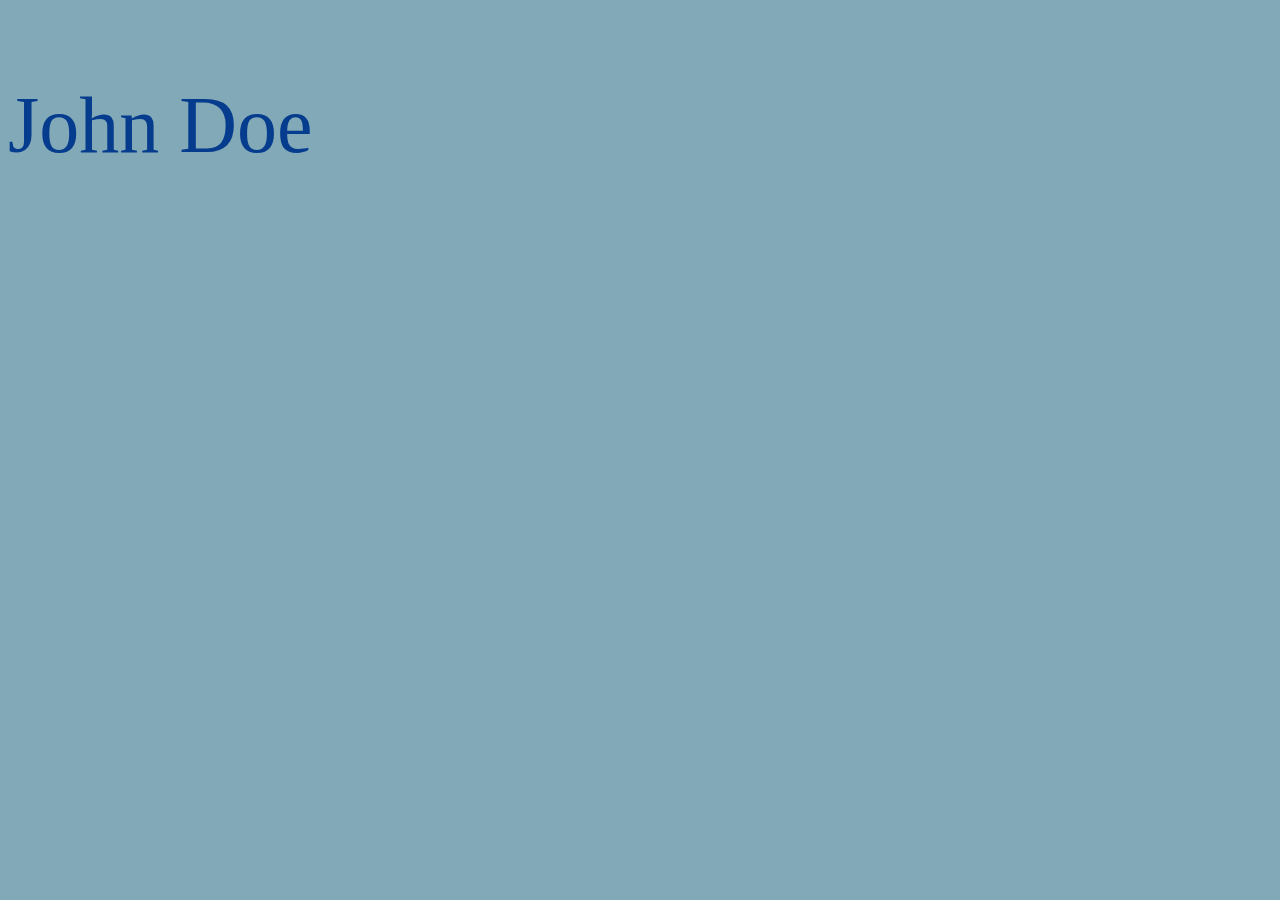
<file: JV/index.html>
<!DOCTYPE html>
<html>

<body style="background-color: rgb(129, 169, 184); color: rgb(6, 60, 141);">

    <p id="demo" style="font-size: 80px;"></p>

    <script src="aaa.js"></script>

</body>

</html>
</file>
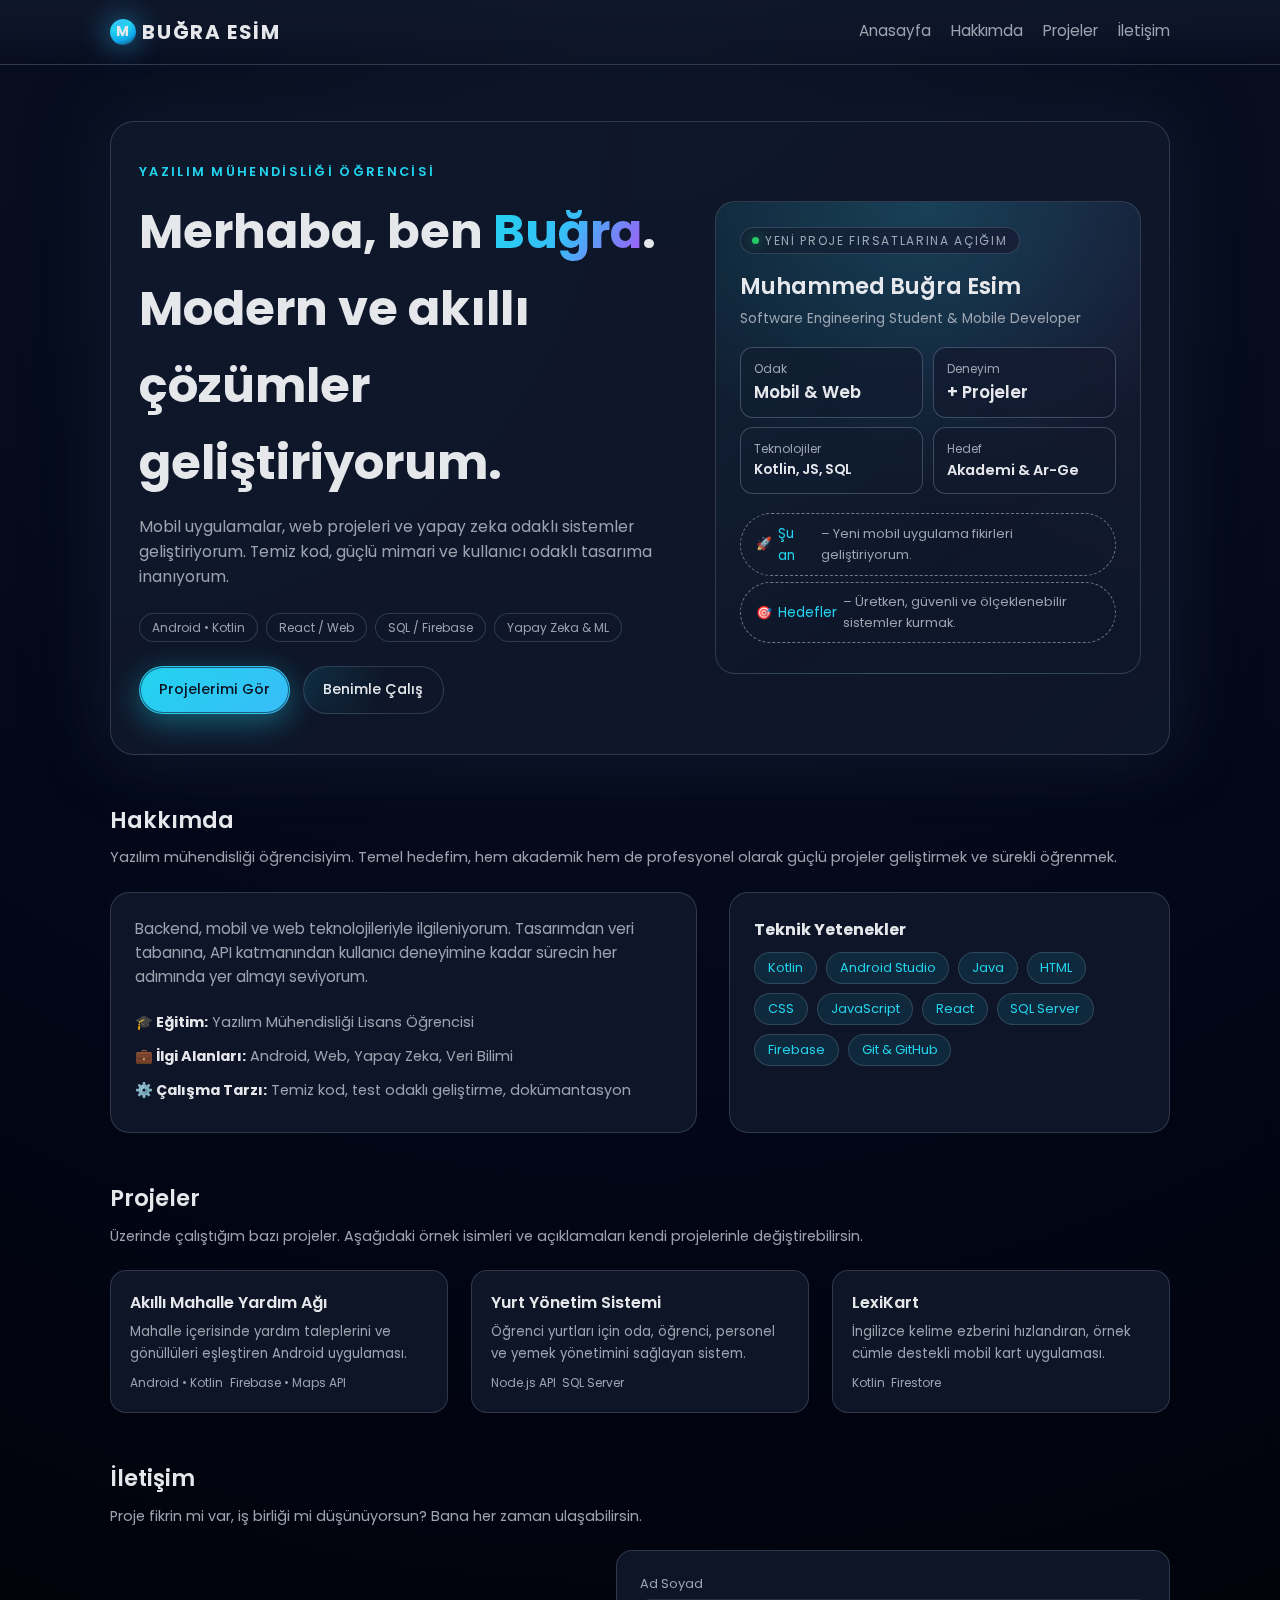
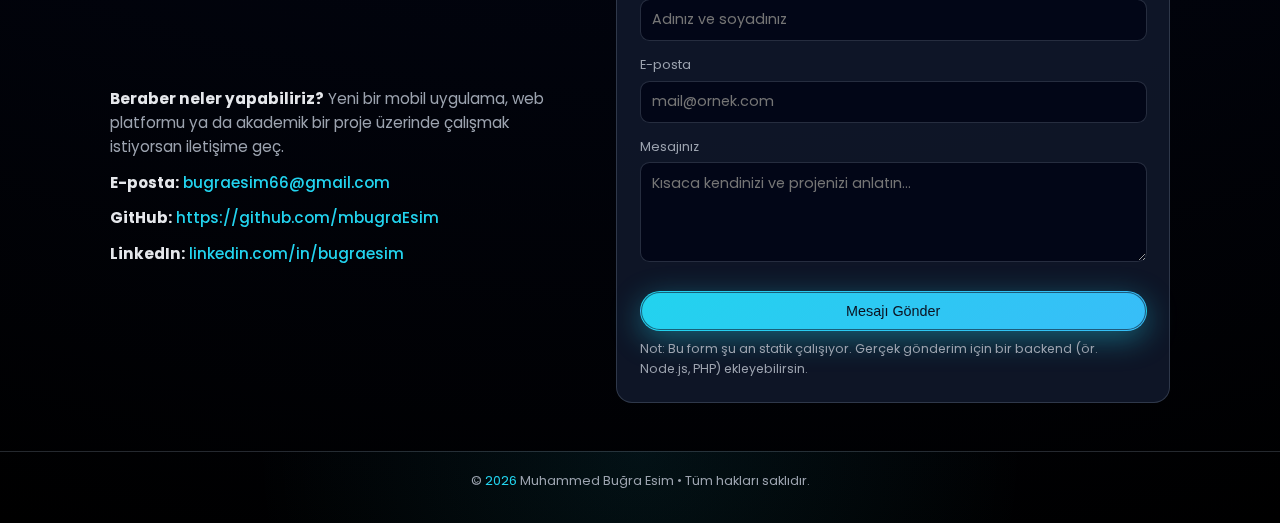
<file: p3/index.html>
<!DOCTYPE html>
<html lang="tr">
<head>
    <meta charset="UTF-8" />
    <meta name="viewport" content="width=device-width, initial-scale=1.0" />
    <title>bugraesim | Portfolio</title>

    <!-- Google Font -->
    <link rel="preconnect" href="https://fonts.googleapis.com" />
    <link rel="preconnect" href="https://fonts.gstatic.com" crossorigin />
    <link href="https://fonts.googleapis.com/css2?family=Poppins:wght@300;400;600;700&display=swap" rel="stylesheet" />

    <style>
        * {
            box-sizing: border-box;
            margin: 0;
            padding: 0;
        }

        :root {
            --bg: #050816;
            --bg-soft: #0f172a;
            --accent: #22d3ee;
            --accent-soft: rgba(34, 211, 238, 0.1);
            --text: #e5e7eb;
            --muted: #9ca3af;
            --card: #020617;
            --border: rgba(148, 163, 184, 0.25);
        }

        body {
            font-family: "Poppins", system-ui, -apple-system, BlinkMacSystemFont, sans-serif;
            background: radial-gradient(circle at top, #0f172a 0, #020617 50%, #000 100%);
            color: var(--text);
            line-height: 1.6;
            min-height: 100vh;
        }

        a {
            color: inherit;
            text-decoration: none;
        }

        /* NAVBAR */
        header {
            position: sticky;
            top: 0;
            z-index: 10;
            backdrop-filter: blur(20px);
            background: linear-gradient(to bottom, rgba(15, 23, 42, 0.95), rgba(15, 23, 42, 0.7), transparent);
            border-bottom: 1px solid var(--border);
        }

        .nav {
            max-width: 1100px;
            margin: 0 auto;
            padding: 1rem 1.25rem;
            display: flex;
            align-items: center;
            justify-content: space-between;
        }

        .logo {
            font-weight: 700;
            font-size: 1.25rem;
            letter-spacing: 0.08em;
            text-transform: uppercase;
            display: flex;
            align-items: center;
            gap: 0.4rem;
        }

        .logo span {
            display: inline-flex;
            align-items: center;
            justify-content: center;
            width: 26px;
            height: 26px;
            border-radius: 999px;
            background: radial-gradient(circle at 30% 0, #38bdf8, #22d3ee 40%, #0ea5e9 70%, #1e293b 100%);
            box-shadow: 0 0 30px rgba(56, 189, 248, 0.7);
            font-size: 0.85rem;
        }

        .nav-links {
            display: flex;
            gap: 1.25rem;
            font-size: 0.95rem;
        }

        .nav-links a {
            color: var(--muted);
            position: relative;
            padding-bottom: 0.1rem;
        }

        .nav-links a::after {
            content: "";
            position: absolute;
            left: 0;
            bottom: -0.2rem;
            width: 0;
            height: 2px;
            border-radius: 999px;
            background: linear-gradient(90deg, #22d3ee, #38bdf8);
            transition: width 0.2s ease-out;
        }

        .nav-links a:hover {
            color: var(--text);
        }

        .nav-links a:hover::after {
            width: 100%;
        }

        .nav-cta {
            border-radius: 999px;
            border: 1px solid var(--border);
            padding: 0.4rem 0.9rem;
            font-size: 0.85rem;
            text-transform: uppercase;
            letter-spacing: 0.08em;
            display: none;
        }

        /* MAIN CONTAINER */
        main {
            max-width: 1100px;
            margin: 0 auto;
            padding: 2rem 1.25rem 3rem;
        }

        /* HERO */
        .hero {
            display: grid;
            grid-template-columns: minmax(0, 2fr) minmax(0, 1.6fr);
            gap: 2.75rem;
            align-items: center;
            padding: 2.5rem 1.75rem;
            margin-top: 1.5rem;
            border-radius: 1.5rem;
            background: linear-gradient(135deg, rgba(15, 23, 42, 0.95), rgba(15, 23, 42, 0.96)),
                        radial-gradient(circle at top left, rgba(34, 211, 238, 0.18), transparent 55%);
            border: 1px solid var(--border);
            box-shadow:
                0 0 60px rgba(15, 23, 42, 0.8),
                0 0 80px rgba(15, 23, 42, 0.9);
        }

        .hero-kicker {
            text-transform: uppercase;
            color: var(--accent);
            font-size: 0.8rem;
            letter-spacing: 0.18em;
            font-weight: 600;
            margin-bottom: 0.75rem;
        }

        .hero-title {
            font-size: clamp(2.2rem, 3vw + 1rem, 3rem);
            font-weight: 700;
            margin-bottom: 0.75rem;
        }

        .hero-title span {
            background: linear-gradient(120deg, #22d3ee, #38bdf8, #a855f7);
            -webkit-background-clip: text;
            color: transparent;
        }

        .hero-subtitle {
            color: var(--muted);
            font-size: 0.98rem;
            margin-bottom: 1.5rem;
        }

        .hero-tags {
            display: flex;
            flex-wrap: wrap;
            gap: 0.5rem;
            margin-bottom: 1.5rem;
        }

        .hero-tag {
            padding: 0.25rem 0.75rem;
            border-radius: 999px;
            font-size: 0.75rem;
            border: 1px solid var(--border);
            background: rgba(15, 23, 42, 0.8);
            color: var(--muted);
        }

        .hero-actions {
            display: flex;
            flex-wrap: wrap;
            gap: 0.8rem;
        }

        .btn-primary,
        .btn-outline {
            padding: 0.7rem 1.2rem;
            border-radius: 999px;
            font-size: 0.9rem;
            font-weight: 500;
            border: 1px solid transparent;
            cursor: pointer;
            background: none;
        }

        .btn-primary {
            border-color: transparent;
            background: linear-gradient(135deg, #22d3ee, #38bdf8);
            color: #0b1120;
            box-shadow:
                0 8px 30px rgba(34, 211, 238, 0.4),
                0 0 0 1px rgba(15, 23, 42, 0.6) inset;
        }

        .btn-primary:hover {
            filter: brightness(1.05);
            transform: translateY(-1px);
        }

        .btn-outline {
            border-color: var(--border);
            color: var(--text);
            background: radial-gradient(circle at top left, rgba(34, 211, 238, 0.12), transparent 60%);
        }

        .btn-outline:hover {
            border-color: var(--accent);
        }

        /* HERO RIGHT - KART */
        .hero-card {
            position: relative;
            padding: 1.5rem;
            border-radius: 1.25rem;
            background: radial-gradient(circle at top, rgba(34, 211, 238, 0.18), transparent 55%),
                        linear-gradient(145deg, rgba(15, 23, 42, 0.98), rgba(15, 23, 42, 0.95));
            border: 1px solid var(--border);
            overflow: hidden;
        }

        .hero-status-chip {
            font-size: 0.75rem;
            text-transform: uppercase;
            letter-spacing: 0.14em;
            color: var(--muted);
            display: inline-flex;
            align-items: center;
            gap: 0.35rem;
            padding: 0.2rem 0.7rem;
            border-radius: 999px;
            border: 1px solid var(--border);
            background: rgba(15, 23, 42, 0.9);
            margin-bottom: 0.9rem;
        }

        .hero-status-dot {
            width: 7px;
            height: 7px;
            border-radius: 999px;
            background: #22c55e;
            box-shadow: 0 0 12px rgba(34, 197, 94, 0.7);
        }

        .hero-name {
            font-size: 1.4rem;
            font-weight: 600;
            margin-bottom: 0.2rem;
        }

        .hero-role {
            color: var(--muted);
            font-size: 0.85rem;
            margin-bottom: 1.1rem;
        }

        .hero-stat-grid {
            display: grid;
            grid-template-columns: repeat(2, minmax(0, 1fr));
            gap: 0.6rem;
            margin-bottom: 1.2rem;
        }

        .stat-card {
            padding: 0.7rem 0.8rem;
            border-radius: 0.8rem;
            border: 1px solid rgba(148, 163, 184, 0.35);
            background: rgba(15, 23, 42, 0.95);
        }

        .stat-label {
            font-size: 0.75rem;
            color: var(--muted);
        }

        .stat-value {
            font-size: 1.05rem;
            font-weight: 600;
        }

        .hero-pill {
            border-radius: 999px;
            border: 1px dashed rgba(148, 163, 184, 0.7);
            padding: 0.55rem 0.9rem;
            font-size: 0.8rem;
            color: var(--muted);
            display: inline-flex;
            align-items: center;
            gap: 0.4rem;
            margin-bottom: 0.4rem;
        }

        .hero-pill span {
            font-size: 0.85rem;
            color: var(--accent);
        }

        .hero-glow {
            position: absolute;
            inset: -40%;
            pointer-events: none;
            background:
                radial-gradient(circle at 0% 0%, rgba(34, 211, 238, 0.15), transparent 60%),
                radial-gradient(circle at 100% 0%, rgba(168, 85, 247, 0.12), transparent 55%);
            opacity: 0.65;
            mix-blend-mode: screen;
        }

        /* SECTION GENEL */
        section {
            margin-top: 3rem;
        }

        .section-title {
            font-size: 1.4rem;
            font-weight: 600;
            margin-bottom: 0.5rem;
        }

        .section-sub {
            color: var(--muted);
            font-size: 0.9rem;
            margin-bottom: 1.4rem;
        }

        /* HAKKIMDA */
        .about-grid {
            display: grid;
            grid-template-columns: minmax(0, 2fr) minmax(0, 1.5fr);
            gap: 2rem;
        }

        .about-card {
            padding: 1.5rem;
            border-radius: 1.2rem;
            background: rgba(15, 23, 42, 0.9);
            border: 1px solid var(--border);
        }

        .about-card p {
            font-size: 0.94rem;
            color: var(--muted);
        }

        .about-list {
            list-style: none;
            margin-top: 1rem;
        }

        .about-list li {
            padding: 0.35rem 0;
            font-size: 0.9rem;
            color: var(--text);
        }

        .about-list li span {
            color: var(--muted);
        }

        /* YETENEKLER */
        .skills-wrap {
            display: flex;
            flex-wrap: wrap;
            gap: 0.55rem;
        }

        .skill-pill {
            padding: 0.3rem 0.8rem;
            border-radius: 999px;
            font-size: 0.8rem;
            border: 1px solid var(--border);
            background: var(--accent-soft);
            color: var(--accent);
        }

        /* PROJELER */
        .projects-grid {
            display: grid;
            grid-template-columns: repeat(auto-fit, minmax(260px, 1fr));
            gap: 1.4rem;
        }

        .project-card {
            padding: 1.2rem;
            border-radius: 1rem;
            border: 1px solid var(--border);
            background: rgba(15, 23, 42, 0.9);
            transition: transform 0.15s ease-out, box-shadow 0.15s ease-out, border-color 0.15s;
        }

        .project-card:hover {
            transform: translateY(-4px);
            border-color: rgba(34, 211, 238, 0.8);
            box-shadow: 0 15px 40px rgba(15, 23, 42, 0.9);
        }

        .project-title {
            font-size: 1rem;
            font-weight: 600;
            margin-bottom: 0.35rem;
        }

        .project-tagline {
            font-size: 0.83rem;
            color: var(--muted);
            margin-bottom: 0.6rem;
        }

        .project-meta {
            display: flex;
            flex-wrap: wrap;
            gap: 0.4rem;
            font-size: 0.75rem;
            color: var(--muted);
        }

        /* İLETİŞİM */
        .contact-grid {
            display: grid;
            grid-template-columns: minmax(0, 1.2fr) minmax(0, 1.4fr);
            gap: 2rem;
            align-items: center;
        }

        .contact-info {
            font-size: 0.95rem;
            color: var(--muted);
        }

        .contact-info strong {
            color: var(--text);
        }

        .contact-row {
            margin-top: 0.7rem;
        }

        .contact-row a {
            color: var(--accent);
            font-weight: 500;
        }

        .contact-form {
            padding: 1.4rem;
            border-radius: 1rem;
            border: 1px solid var(--border);
            background: rgba(15, 23, 42, 0.9);
        }

        .field {
            margin-bottom: 0.9rem;
        }

        .field label {
            display: block;
            font-size: 0.8rem;
            margin-bottom: 0.3rem;
            color: var(--muted);
        }

        .field input,
        .field textarea {
            width: 100%;
            padding: 0.6rem 0.7rem;
            border-radius: 0.6rem;
            border: 1px solid var(--border);
            background: #020617;
            color: var(--text);
            font-family: inherit;
            font-size: 0.9rem;
        }

        .field textarea {
            resize: vertical;
            min-height: 100px;
        }

        .field input:focus,
        .field textarea:focus {
            outline: none;
            border-color: var(--accent);
            box-shadow: 0 0 0 1px rgba(34, 211, 238, 0.5);
        }

        .contact-note {
            font-size: 0.78rem;
            color: var(--muted);
            margin-top: 0.5rem;
        }

        /* FOOTER */
        footer {
            border-top: 1px solid var(--border);
            padding: 1.2rem 1.25rem 2rem;
            text-align: center;
            color: var(--muted);
            font-size: 0.8rem;
            background: radial-gradient(circle at top, rgba(34, 211, 238, 0.08), transparent 60%);
        }

        footer span {
            color: var(--accent);
        }

        /* RESPONSIVE */
        @media (max-width: 900px) {
            .hero {
                grid-template-columns: minmax(0, 1fr);
            }

            .hero-card {
                order: -1;
            }

            .about-grid,
            .contact-grid {
                grid-template-columns: minmax(0, 1fr);
            }
        }

        @media (max-width: 700px) {
            .nav-links {
                display: none;
            }

            .nav-cta {
                display: inline-flex;
            }

            .hero {
                padding: 1.5rem 1.1rem;
            }

            main {
                padding-inline: 1rem;
            }
        }
    </style>
</head>
<body>
    <!-- NAV -->
    <header>
        <nav class="nav">
            <div class="logo">
                <span>M</span>
                Buğra Esim
            </div>
            <div class="nav-links">
                <a href="#hero">Anasayfa</a>
                <a href="#about">Hakkımda</a>
                <a href="#projects">Projeler</a>
                <a href="#contact">İletişim</a>
            </div>
            <a href="#contact" class="nav-cta">İletişime Geç</a>
        </nav>
    </header>

    <main>
        <!-- HERO -->
        <section id="hero" class="hero">
            <div>
                <div class="hero-kicker">Yazılım Mühendisliği Öğrencisi</div>
                <h1 class="hero-title">
                    Merhaba, ben <span>Buğra</span>. <br />
                    Modern ve akıllı çözümler geliştiriyorum.
                </h1>
                <p class="hero-subtitle">
                    Mobil uygulamalar, web projeleri ve yapay zeka odaklı sistemler geliştiriyorum.
                    Temiz kod, güçlü mimari ve kullanıcı odaklı tasarıma inanıyorum.
                </p>

                <div class="hero-tags">
                    <span class="hero-tag">Android • Kotlin</span>
                    <span class="hero-tag">React / Web</span>
                    <span class="hero-tag">SQL / Firebase</span>
                    <span class="hero-tag">Yapay Zeka & ML</span>
                </div>

                <div class="hero-actions">
                    <a href="#projects" class="btn-primary">Projelerimi Gör</a>
                    <a href="#contact" class="btn-outline">Benimle Çalış</a>
                </div>
            </div>

            <!-- HERO CARD -->
            <div class="hero-card">
                <div class="hero-glow"></div>
                <div class="hero-status-chip">
                    <span class="hero-status-dot"></span>
                    Yeni proje fırsatlarına açığım
                </div>
                <div class="hero-name">Muhammed Buğra Esim</div>
                <div class="hero-role">Software Engineering Student & Mobile Developer</div>

                <div class="hero-stat-grid">
                    <div class="stat-card">
                        <div class="stat-label">Odak</div>
                        <div class="stat-value">Mobil & Web</div>
                    </div>
                    <div class="stat-card">
                        <div class="stat-label">Deneyim</div>
                        <div class="stat-value">+ Projeler</div>
                    </div>
                    <div class="stat-card">
                        <div class="stat-label">Teknolojiler</div>
                        <div class="stat-value" style="font-size: 0.85rem;">
                            Kotlin, JS, SQL
                        </div>
                    </div>
                    <div class="stat-card">
                        <div class="stat-label">Hedef</div>
                        <div class="stat-value" style="font-size: 0.9rem;">
                            Akademi & Ar-Ge
                        </div>
                    </div>
                </div>

                <div class="hero-pill">
                    🚀 <span>Şu an</span> – Yeni mobil uygulama fikirleri geliştiriyorum.
                </div>
                <div class="hero-pill">
                    🎯 <span>Hedefler</span> – Üretken, güvenli ve ölçeklenebilir sistemler kurmak.
                </div>
            </div>
        </section>

        <!-- HAKKIMDA -->
        <section id="about">
            <h2 class="section-title">Hakkımda</h2>
            <p class="section-sub">
                Yazılım mühendisliği öğrencisiyim. Temel hedefim, hem akademik hem de profesyonel olarak
                güçlü projeler geliştirmek ve sürekli öğrenmek.
            </p>

            <div class="about-grid">
                <div class="about-card">
                    <p>
                        Backend, mobil ve web teknolojileriyle ilgileniyorum. Tasarımdan veri tabanına,
                        API katmanından kullanıcı deneyimine kadar sürecin her adımında yer almayı seviyorum.
                    </p>
                    <ul class="about-list">
                        <li><strong>🎓 Eğitim:</strong> <span>Yazılım Mühendisliği Lisans Öğrencisi</span></li>
                        <li><strong>💼 İlgi Alanları:</strong> <span>Android, Web, Yapay Zeka, Veri Bilimi</span></li>
                        <li><strong>⚙️ Çalışma Tarzı:</strong> <span>Temiz kod, test odaklı geliştirme, dokümantasyon</span></li>
                    </ul>
                </div>

                <div class="about-card">
                    <h3 style="margin-bottom: 0.6rem; font-size: 1rem;">Teknik Yetenekler</h3>
                    <div class="skills-wrap">
                        <span class="skill-pill">Kotlin</span>
                        <span class="skill-pill">Android Studio</span>
                        <span class="skill-pill">Java</span>
                        <span class="skill-pill">HTML</span>
                        <span class="skill-pill">CSS</span>
                        <span class="skill-pill">JavaScript</span>
                        <span class="skill-pill">React</span>
                        <span class="skill-pill">SQL Server</span>
                        <span class="skill-pill">Firebase</span>
                        <span class="skill-pill">Git & GitHub</span>
                    </div>
                </div>
            </div>
        </section>

        <!-- PROJELER -->
        <section id="projects">
            <h2 class="section-title">Projeler</h2>
            <p class="section-sub">
                Üzerinde çalıştığım bazı projeler. Aşağıdaki örnek isimleri ve açıklamaları
                kendi projelerinle değiştirebilirsin.
            </p>

            <div class="projects-grid">
                <article class="project-card">
                    <h3 class="project-title">Akıllı Mahalle Yardım Ağı</h3>
                    <p class="project-tagline">
                        Mahalle içerisinde yardım taleplerini ve gönüllüleri eşleştiren Android uygulaması.
                    </p>
                    <div class="project-meta">
                        <span>Android • Kotlin</span>
                        <span>Firebase • Maps API</span>
                    </div>
                </article>

                <article class="project-card">
                    <h3 class="project-title">Yurt Yönetim Sistemi</h3>
                    <p class="project-tagline">
                        Öğrenci yurtları için oda, öğrenci, personel ve yemek yönetimini sağlayan sistem.
                    </p>
                    <div class="project-meta">
                        <span>Node.js API</span>
                        <span>SQL Server</span>
                    </div>
                </article>

                <article class="project-card">
                    <h3 class="project-title">LexiKart</h3>
                    <p class="project-tagline">
                        İngilizce kelime ezberini hızlandıran, örnek cümle destekli mobil kart uygulaması.
                    </p>
                    <div class="project-meta">
                        <span>Kotlin</span>
                        <span>Firestore</span>
                    </div>
                </article>
            </div>
        </section>

        <!-- İLETİŞİM -->
        <section id="contact">
            <h2 class="section-title">İletişim</h2>
            <p class="section-sub">
                Proje fikrin mi var, iş birliği mi düşünüyorsun? Bana her zaman ulaşabilirsin.
            </p>

            <div class="contact-grid">
                <div class="contact-info">
                    <p>
                        <strong>Beraber neler yapabiliriz?</strong> Yeni bir mobil uygulama,
                        web platformu ya da akademik bir proje üzerinde çalışmak istiyorsan iletişime geç.
                    </p>

                    <div class="contact-row">
                        <strong>E-posta:</strong>
                        <!-- Burayı kendi mail adresinle değiştir -->
                        <a href="mailto:ornekmail@ornek.com">bugraesim66@gmail.com</a>
                    </div>

                    <div class="contact-row">
                        <strong>GitHub:</strong>
                        <!-- Burayı kendi GitHub adresinle değiştir -->
                        <a href="https://github.com/" target="_blank" rel="noopener noreferrer">
                            https://github.com/mbugraEsim
                        </a>
                    </div>

                    <div class="contact-row">
                        <strong>LinkedIn:</strong>
                        <!-- Burayı kendi LinkedIn adresinle değiştir -->
                        <a href="https://www.linkedin.com/" target="_blank" rel="noopener noreferrer">
                            linkedin.com/in/bugraesim
                        </a>
                    </div>
                </div>

                <!-- FORM (statik, backend yok) -->
                <form class="contact-form" onsubmit="event.preventDefault(); alert('Bu demo formdur. Backend ekleyerek aktif edebilirsin.');">
                    <div class="field">
                        <label for="name">Ad Soyad</label>
                        <input type="text" id="name" placeholder="Adınız ve soyadınız" required />
                    </div>
                    <div class="field">
                        <label for="email">E-posta</label>
                        <input type="email" id="email" placeholder="mail@ornek.com" required />
                    </div>
                    <div class="field">
                        <label for="message">Mesajınız</label>
                        <textarea id="message" placeholder="Kısaca kendinizi ve projenizi anlatın..." required></textarea>
                    </div>
                    <button type="submit" class="btn-primary" style="width: 100%; margin-top: 0.4rem;">
                        Mesajı Gönder
                    </button>
                    <p class="contact-note">
                        Not: Bu form şu an statik çalışıyor. Gerçek gönderim için bir backend (ör. Node.js, PHP) ekleyebilirsin.
                    </p>
                </form>
            </div>
        </section>
    </main>

    <footer>
        © <span id="year"></span> Muhammed Buğra Esim • Tüm hakları saklıdır.
    </footer>

    <script>
        // Yılı otomatik yaz
        document.getElementById("year").textContent = new Date().getFullYear();
    </script>
</body>
</html>
</file>
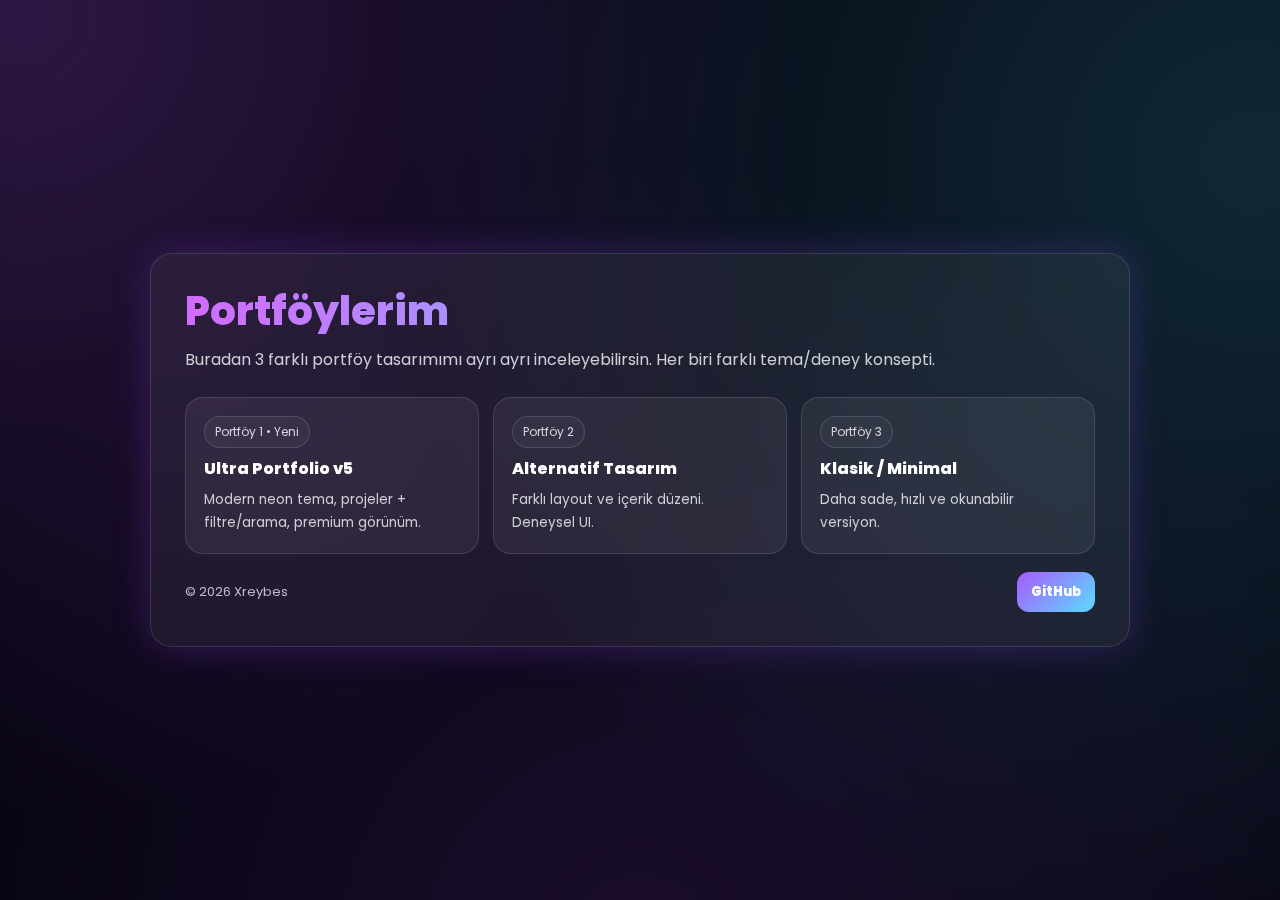
<file: index_old.html>
<!DOCTYPE html>
<html lang="tr">
<head>
  <meta charset="UTF-8" />
  <meta name="viewport" content="width=device-width, initial-scale=1.0" />
  <title>Xreybes | Portföyler</title>
  <link href="https://fonts.googleapis.com/css2?family=Poppins:wght@400;600;800&display=swap" rel="stylesheet" />
  <style>
    *{margin:0;padding:0;box-sizing:border-box;font-family:Poppins,sans-serif}
    body{
      min-height:100vh;
      display:flex;
      align-items:center;
      justify-content:center;
      background:#05030f;
      color:#fff;
      padding:40px 18px;
      overflow:hidden;
    }
    .glow{
      position:fixed; inset:-30%;
      background:
        radial-gradient(circle at 20% 20%, rgba(187,99,255,.22), transparent 40%),
        radial-gradient(circle at 80% 30%, rgba(76,242,255,.16), transparent 45%),
        radial-gradient(circle at 50% 85%, rgba(187,99,255,.12), transparent 50%);
      filter: blur(14px);
      z-index:-1;
    }
    .wrap{
      width:min(980px,100%);
      background:rgba(255,255,255,0.06);
      border:1px solid rgba(255,255,255,0.12);
      border-radius:22px;
      padding:34px;
      box-shadow:0 0 35px rgba(150,70,255,0.25);
      backdrop-filter: blur(16px);
    }
    h1{
      font-size:40px;
      font-weight:800;
      line-height:1.15;
      background:linear-gradient(90deg,#d36bff,#4ce8ff);
      -webkit-background-clip:text;
      color:transparent;
    }
    p{margin-top:12px;color:#cfcfd6;line-height:1.8}
    .grid{
      margin-top:22px;
      display:grid;
      grid-template-columns:repeat(auto-fit,minmax(240px,1fr));
      gap:14px;
    }
    a.card{
      text-decoration:none;
      color:#fff;
      padding:18px;
      border-radius:18px;
      background:rgba(255,255,255,0.06);
      border:1px solid rgba(255,255,255,0.12);
      transition:.2s;
      display:flex;
      flex-direction:column;
      gap:8px;
    }
    a.card:hover{
      transform:translateY(-6px);
      border-color:rgba(200,104,255,0.65);
      box-shadow:0 0 22px rgba(180,80,255,0.22);
    }
    .tag{
      width:fit-content;
      font-size:12px;
      color:#d7d7df;
      padding:6px 10px;
      border-radius:999px;
      border:1px solid rgba(255,255,255,0.14);
      background:rgba(255,255,255,0.04);
    }
    .title{font-weight:800;font-size:16px}
    .desc{color:#cfcfd6;font-size:13.5px;line-height:1.7}
    .row{
      margin-top:18px;
      display:flex;
      gap:10px;
      flex-wrap:wrap;
      justify-content:space-between;
      align-items:center;
      color:#bdbdc8;
      font-size:13px;
    }
    .row a{
      color:#fff;
      text-decoration:none;
      padding:10px 14px;
      border-radius:12px;
      background:linear-gradient(135deg,#a85bff,#5bdbff);
      font-weight:800;
    }
    .row a:hover{transform:translateY(-3px)}
  </style>
</head>
<body>
  <div class="glow"></div>

  <main class="wrap">
    <h1>Portföylerim</h1>
    <p>
      Buradan 3 farklı portföy tasarımımı ayrı ayrı inceleyebilirsin.
      Her biri farklı tema/deney konsepti.
    </p>

    <section class="grid">
      <a class="card" href="./p1/">
        <span class="tag">Portföy 1 • Yeni</span>
        <div class="title">Ultra Portfolio v5</div>
        <div class="desc">Modern neon tema, projeler + filtre/arama, premium görünüm.</div>
      </a>

      <a class="card" href="./p2/">
        <span class="tag">Portföy 2</span>
        <div class="title">Alternatif Tasarım</div>
        <div class="desc">Farklı layout ve içerik düzeni. Deneysel UI.</div>
      </a>

      <a class="card" href="./p3/">
        <span class="tag">Portföy 3</span>
        <div class="title">Klasik / Minimal</div>
        <div class="desc">Daha sade, hızlı ve okunabilir versiyon.</div>
      </a>
    </section>

    <div class="row">
      <span>© 2026 Xreybes</span>
      <a href="https://github.com/mbugraesim" target="_blank" rel="noopener">GitHub</a>
    </div>
  </main>
</body>
</html>
</file>
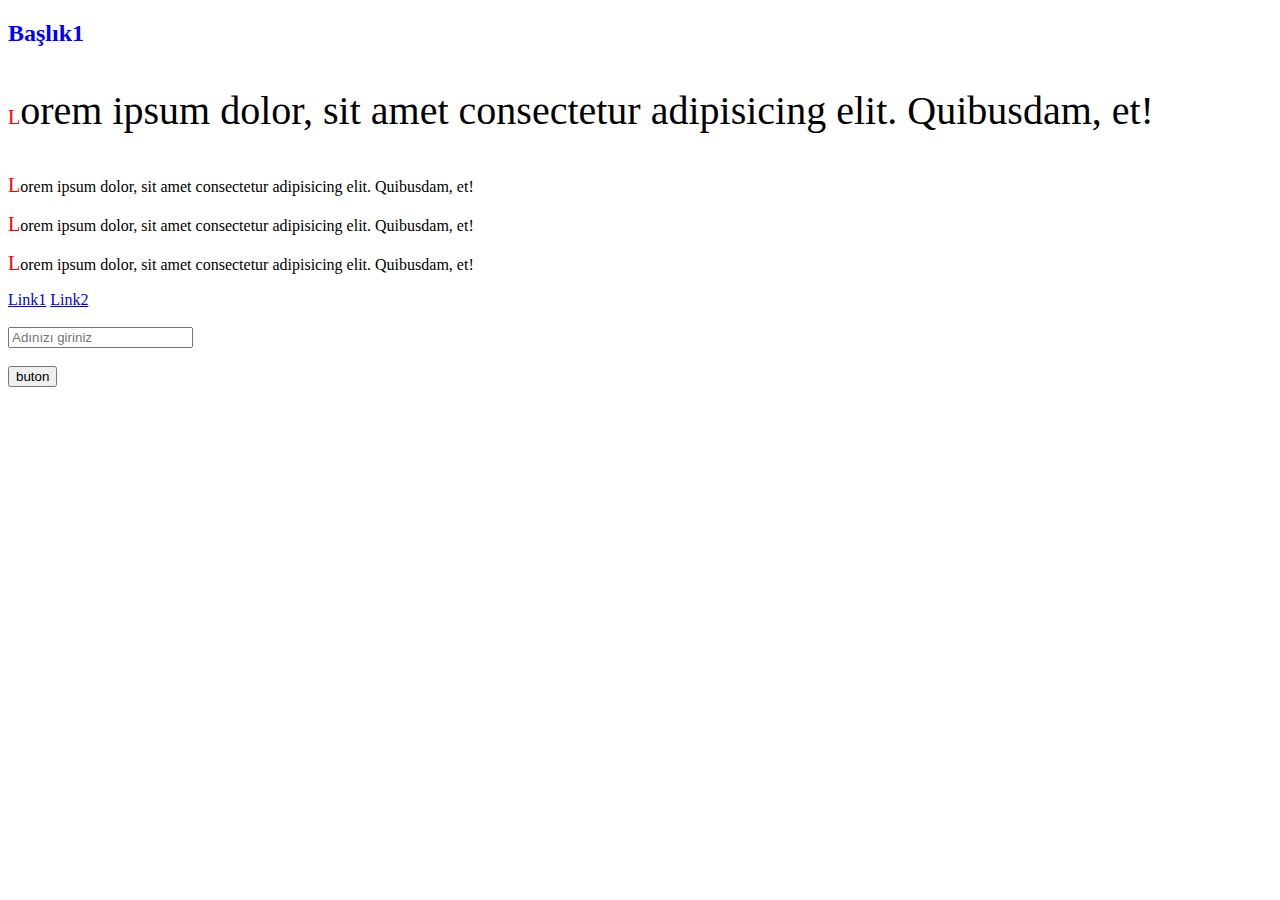
<file: indexx.html>
<!DOCTYPE html>
<html lang="tr">

<head>
    <meta charset="UTF-8" />
    <meta name="viewport" content="width=device-width, initial-scale=1.0" />
    <title>index</title>
    <link rel="stylesheet" href="indexx.css" />
</head>

<body>
    <h2>Başlık1</h2>
    <p name="paragraf1">Lorem ipsum dolor, sit amet consectetur adipisicing elit. Quibusdam, et!</p>
    <p>Lorem ipsum dolor, sit amet consectetur adipisicing elit. Quibusdam, et!</p>
    <p>Lorem ipsum dolor, sit amet consectetur adipisicing elit. Quibusdam, et!</p>
    <p>Lorem ipsum dolor, sit amet consectetur adipisicing elit. Quibusdam, et!</p>
    <a href="https://www.google.com" id="1">Link1</a>
    <a href="https://www.google.com" target="_blank">Link2</a>
    <br><br>
    <input type="text"name="ad" id="ad" placeholder="Adınızı giriniz" />
    <br><br>
    <input type="button" name="buton" value="buton">
</body>

</html>
</file>
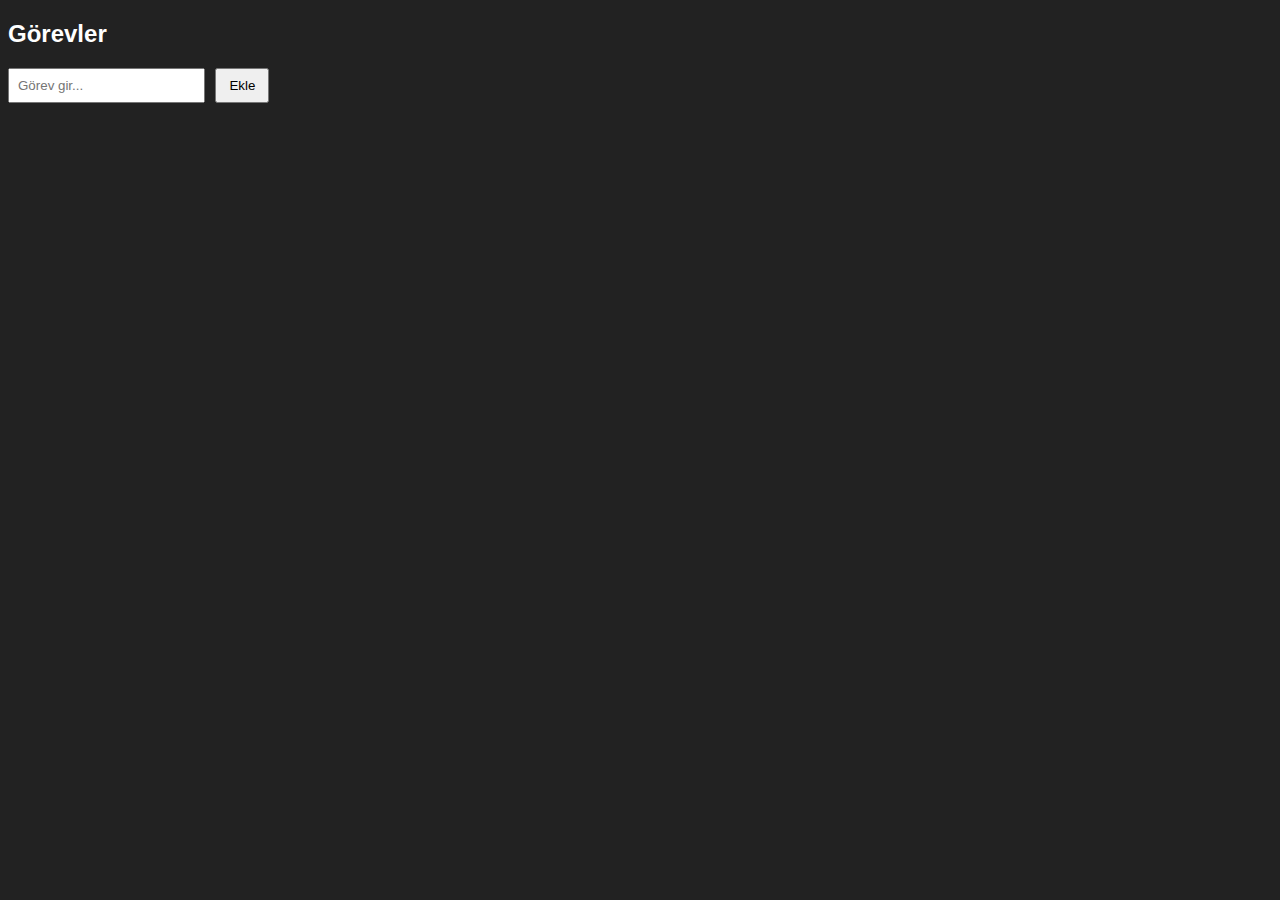
<file: JV/deneme.html>
<!DOCTYPE html>
<html lang="tr">
<head>
  <meta charset="UTF-8">
  <title>To-Do App</title>
  <style>
    body { font-family: Arial; background:#222; color:#fff; }
    input { padding:8px; }
    button { padding:8px 12px; margin-left:6px; cursor:pointer; }
    li { margin:6px 0; }
  </style>
</head>
<body>

  <h2>Görevler</h2>

  <input id="taskInput" placeholder="Görev gir...">
  <button onclick="addTask()">Ekle</button>

  <ul id="taskList"></ul>

  <script>
    // Sayfa açılınca kayıtlı görevleri yükle
    window.onload = () => loadTasks();

    function addTask() {
      const input = document.getElementById("taskInput");
      const task = input.value.trim();
      if (task === "") return;

      let tasks = JSON.parse(localStorage.getItem("tasks")) || [];
      tasks.push(task);
      localStorage.setItem("tasks", JSON.stringify(tasks));

      input.value = "";
      loadTasks();
    }

    function loadTasks() {
      const ul = document.getElementById("taskList");
      ul.innerHTML = "";

      let tasks = JSON.parse(localStorage.getItem("tasks")) || [];

      tasks.forEach((t, index) => {
        const li = document.createElement("li");
        li.textContent = t;

        const del = document.createElement("button");
        del.textContent = "Sil";
        del.style.marginLeft = "10px";
        del.onclick = () => deleteTask(index);

        li.appendChild(del);
        ul.appendChild(li);
      });
    }

    function deleteTask(i) {
      let tasks = JSON.parse(localStorage.getItem("tasks")) || [];
      tasks.splice(i, 1);
      localStorage.setItem("tasks", JSON.stringify(tasks));
      loadTasks();
    }
  </script>

</body>
</html>
</file>
<file: indexx.css>
p::first-letter {
    color: red;
    font-size: 20px;
    }

h2 {
    color: blue;
    }
p[name="paragraf1"] {
    font-size: 40px;
    }

a [id="1"] {
    text-decoration: none;
    color: red;
    }
</file>
